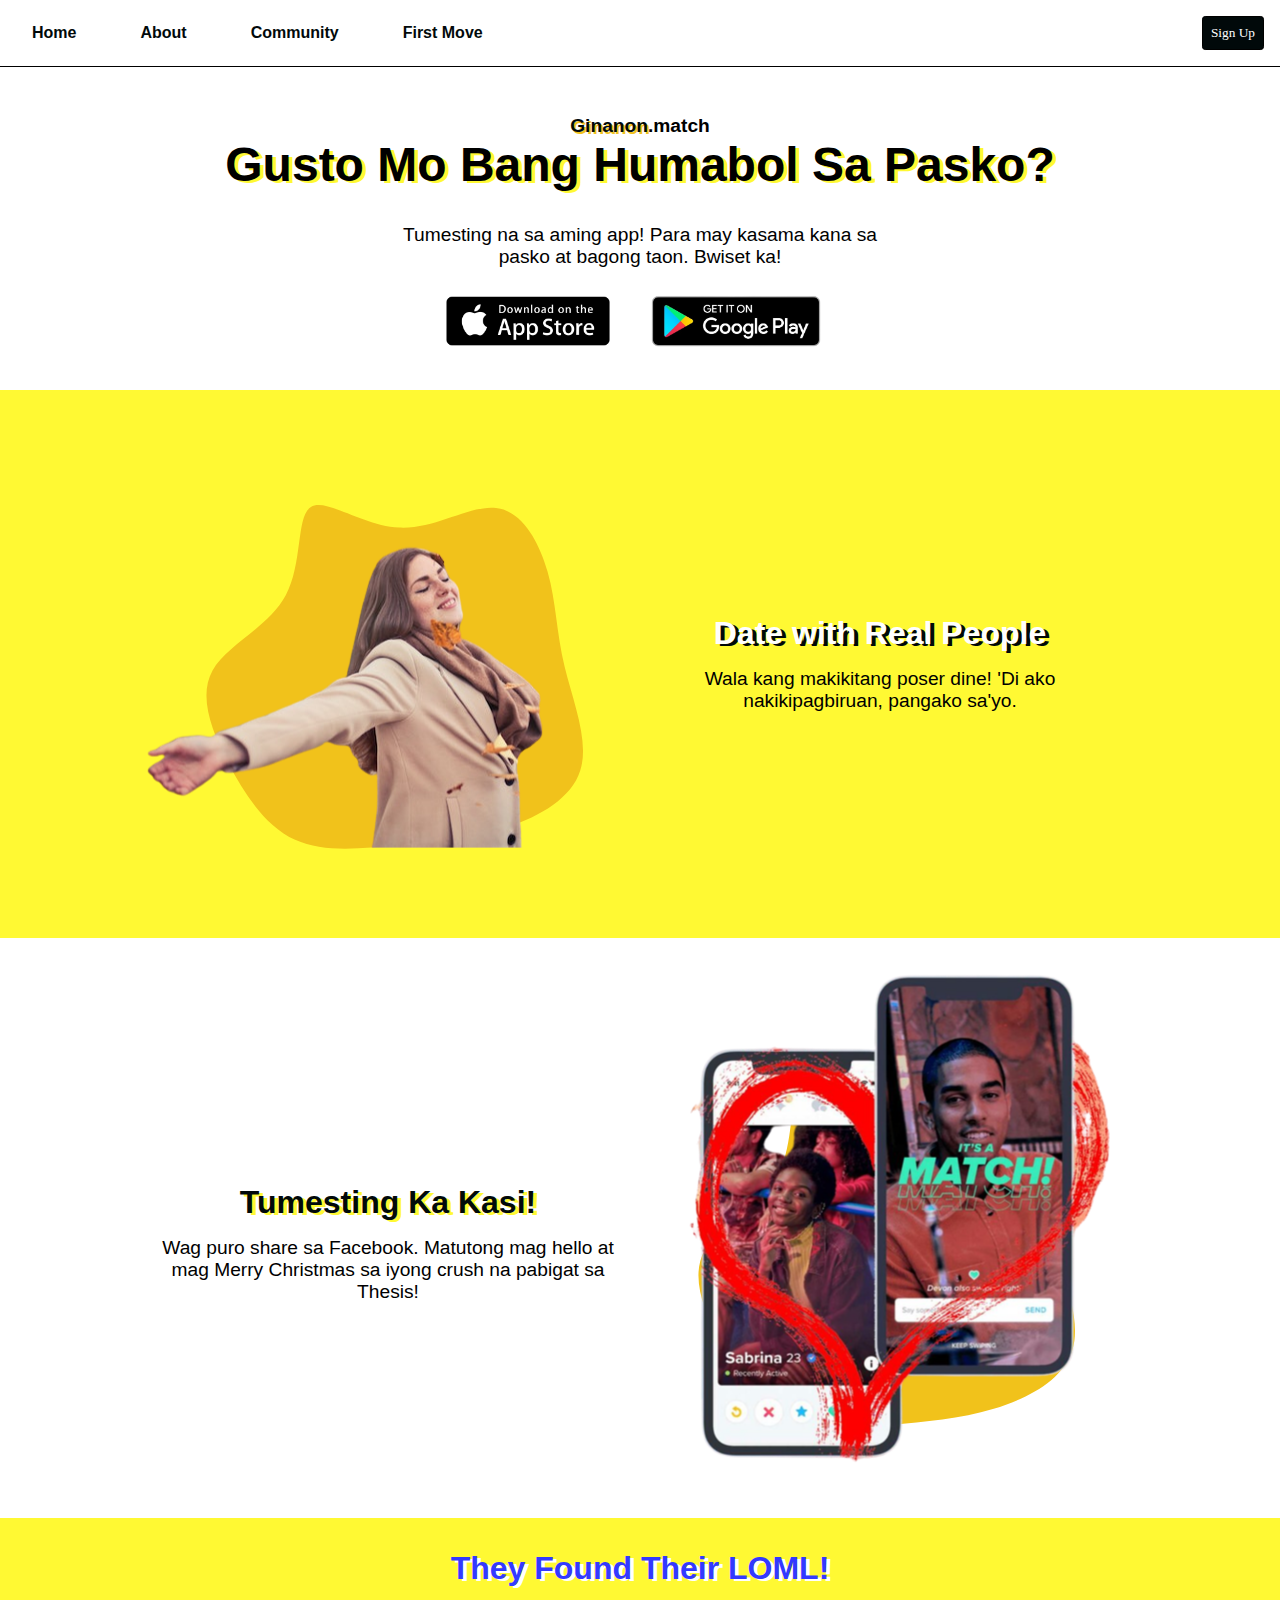
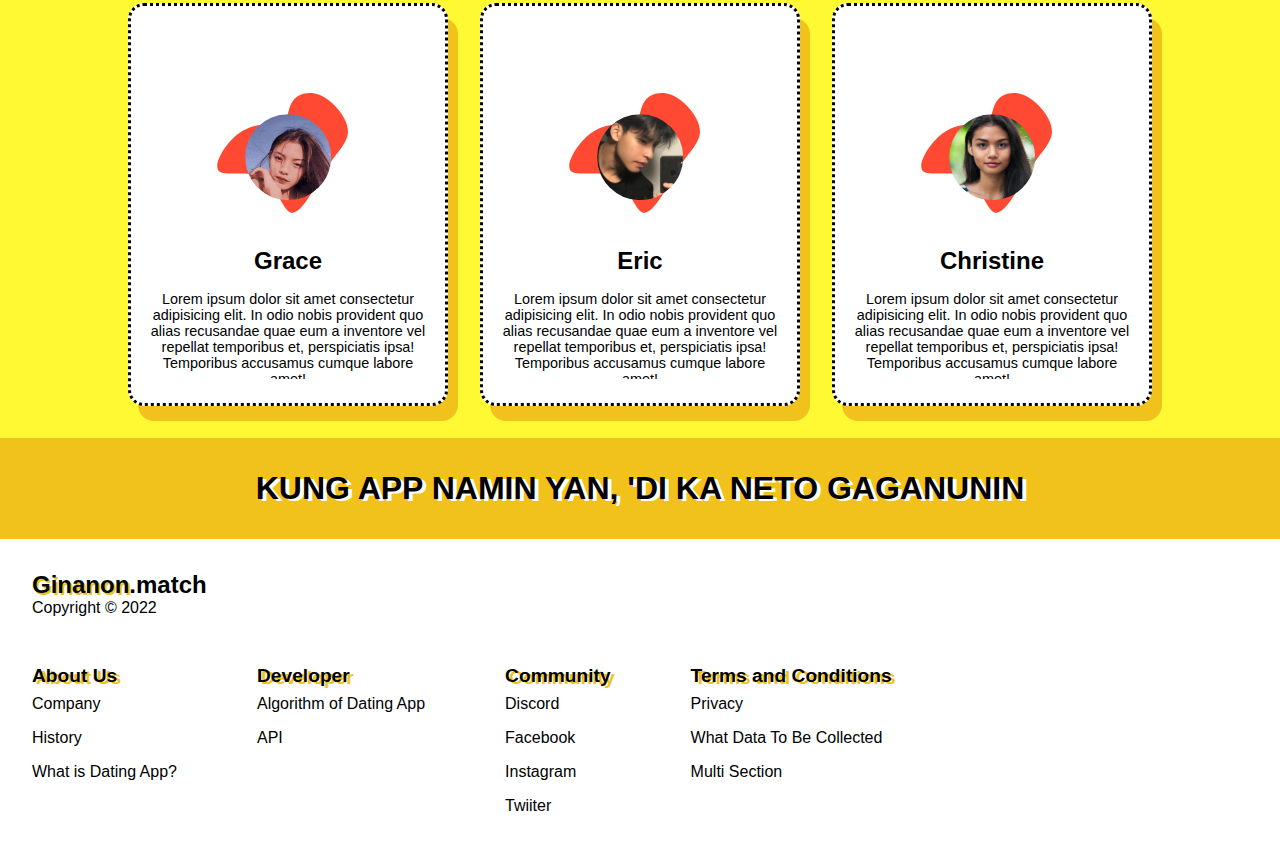
<file: Flexbox/index.html>
<!DOCTYPE html>
<html lang="en">
<head>
    <meta charset="UTF-8">
    <meta http-equiv="X-UA-Compatible" content="IE=edge">
    <meta name="viewport" content="width=device-width, initial-scale=1.0">
    <link rel="stylesheet" href="./index.css">
    <title>Flexbox Practice</title>
</head>
<body>
    <nav>
        <ul id="nav-desktop">
            <li>Home</li>
            <li>About</li>
            <li>Community</li>
            <li>First Move</li>
        </ul>

        <ul id="hamburger-icon">
            <li></li>
            <li></li>
            <li></li>
        </ul>

        <button id="btn-sign-up">Sign Up</button>
    </nav>
    <main>
        <div id="banner">
            <p class="site-name"><span>Ginanon</span>.match</p>
            <h1 id="page-title">Gusto Mo Bang Humabol Sa Pasko?</h1>
            <p>Tumesting na sa aming app! Para may kasama kana sa pasko at bagong taon. Bwiset ka!</p>
            <section id="section-download-buttons">
                <a href="">
                    <img src="./Images/apple store.png" alt="">
                </a>
                <a href="">
                    <img src="./Images/google store.png" alt="">
                </a>
            </section>
        </div>
        
        <div class="container">

            <div class="info-section info-1">

                <section class="image-section">
                    <span>
                        <svg viewBox="0 0 200 200" xmlns="http://www.w3.org/2000/svg">
                            <path fill="#F1C21B"
                                d="M40,-64.2C50.8,-63,57.9,-50.3,61.5,-37.6C65.1,-25,65.1,-12.5,68.6,2C72.1,16.5,79,33.1,75.1,45.2C71.3,57.4,56.7,65.2,42.4,69.5C28.1,73.9,14,74.8,-0.8,76.3C-15.7,77.7,-31.4,79.7,-43.7,74.1C-55.9,68.6,-64.6,55.5,-71.7,41.8C-78.7,28.2,-84,14.1,-78.1,3.5C-72.1,-7.2,-54.8,-14.4,-47.6,-27.8C-40.4,-41.2,-43.4,-60.7,-37.1,-64.6C-30.9,-68.5,-15.4,-56.7,-0.4,-56C14.6,-55.2,29.1,-65.5,40,-64.2Z"
                                transform="translate(100 100)" />
                        </svg>
                        <img id="img-one" src="./Images/Girl With Leaves.png" alt="">
                    </span>
                    
                </section>

                <section class="info-section-banner">
                    <h2>Date with Real People</h2>
                    <p>Wala kang makikitang poser dine! 'Di ako nakikipagbiruan, pangako sa'yo.</p>
                </section>
            </div>

            <div class="info-section info-2">

                <section class="image-section">
                    <span>
                        <svg viewBox="0 0 200 200" xmlns="http://www.w3.org/2000/svg">
                            <path fill="#F1C21B"
                                d="M40,-64.2C50.8,-63,57.9,-50.3,61.5,-37.6C65.1,-25,65.1,-12.5,68.6,2C72.1,16.5,79,33.1,75.1,45.2C71.3,57.4,56.7,65.2,42.4,69.5C28.1,73.9,14,74.8,-0.8,76.3C-15.7,77.7,-31.4,79.7,-43.7,74.1C-55.9,68.6,-64.6,55.5,-71.7,41.8C-78.7,28.2,-84,14.1,-78.1,3.5C-72.1,-7.2,-54.8,-14.4,-47.6,-27.8C-40.4,-41.2,-43.4,-60.7,-37.1,-64.6C-30.9,-68.5,-15.4,-56.7,-0.4,-56C14.6,-55.2,29.1,-65.5,40,-64.2Z"
                                transform="translate(100 100)" />
                        </svg>
                        <img id="img-one" src="./Images/Tinder Match.png" alt="">
                    </span>
                
                </section>

                <section class="info-section-banner">
                    <h2>Tumesting Ka Kasi!</h2>
                    <p>Wag puro share sa Facebook. Matutong mag hello at mag Merry Christmas sa iyong crush na pabigat sa Thesis!</p>
                </section>
            </div>

            <div class="info-section info-3">
                <div class="banner">
                    <h1>They Found Their <span>LOML!</span></h1>
                </div>
                <div class="testimonies">
                    <section class="testimony">
                        <div class="image">
                            <svg viewBox="0 0 200 200" xmlns="http://www.w3.org/2000/svg">
                                <path fill="#FF4933"
                                    d="M23,-36.8C30.4,-35.6,37.5,-30.6,43.4,-23.9C49.4,-17.1,54.2,-8.6,53.2,-0.6C52.1,7.3,45.1,14.6,39.5,22.1C34,29.5,29.9,37.1,23.5,47.7C17.2,58.3,8.6,71.9,1.9,68.6C-4.9,65.4,-9.8,45.4,-22.1,38.3C-34.4,31.1,-54.1,36.9,-60.3,32.7C-66.5,28.4,-59.1,14.2,-50.5,5C-41.8,-4.2,-31.8,-8.4,-23.2,-8.6C-14.7,-8.7,-7.7,-4.9,-4.1,-8.4C-0.4,-11.8,-0.2,-22.5,3.8,-29.1C7.8,-35.6,15.6,-38.1,23,-36.8Z"
                                    transform="translate(100 100)" />
                            </svg>
                            <img src="./Images/Girl 1.jpg" alt="">
                        </div>
                        <h2>Grace</h2>
                        <p>Lorem ipsum dolor sit amet consectetur adipisicing elit. In odio nobis provident quo alias recusandae quae eum a inventore vel repellat temporibus et, perspiciatis ipsa! Temporibus accusamus cumque labore amet!</p>
                    </section>

                    <section class="testimony">
                        <div class="image">
                            <svg viewBox="0 0 200 200" xmlns="http://www.w3.org/2000/svg">
                                <path fill="#FF4933"
                                    d="M23,-36.8C30.4,-35.6,37.5,-30.6,43.4,-23.9C49.4,-17.1,54.2,-8.6,53.2,-0.6C52.1,7.3,45.1,14.6,39.5,22.1C34,29.5,29.9,37.1,23.5,47.7C17.2,58.3,8.6,71.9,1.9,68.6C-4.9,65.4,-9.8,45.4,-22.1,38.3C-34.4,31.1,-54.1,36.9,-60.3,32.7C-66.5,28.4,-59.1,14.2,-50.5,5C-41.8,-4.2,-31.8,-8.4,-23.2,-8.6C-14.7,-8.7,-7.7,-4.9,-4.1,-8.4C-0.4,-11.8,-0.2,-22.5,3.8,-29.1C7.8,-35.6,15.6,-38.1,23,-36.8Z"
                                    transform="translate(100 100)" />
                            </svg>
                            <img src="./Images/boy 2.jpg" alt="">
                        </div>
                        <h2>Eric</h2>
                        <p>Lorem ipsum dolor sit amet consectetur adipisicing elit. In odio nobis provident quo alias recusandae quae eum a
                            inventore vel repellat temporibus et, perspiciatis ipsa! Temporibus accusamus cumque labore amet!</p>
                    </section>

                    <section class="testimony">
                        <div class="image">
                            <svg viewBox="0 0 200 200" xmlns="http://www.w3.org/2000/svg">
                                <path fill="#FF4933"
                                    d="M23,-36.8C30.4,-35.6,37.5,-30.6,43.4,-23.9C49.4,-17.1,54.2,-8.6,53.2,-0.6C52.1,7.3,45.1,14.6,39.5,22.1C34,29.5,29.9,37.1,23.5,47.7C17.2,58.3,8.6,71.9,1.9,68.6C-4.9,65.4,-9.8,45.4,-22.1,38.3C-34.4,31.1,-54.1,36.9,-60.3,32.7C-66.5,28.4,-59.1,14.2,-50.5,5C-41.8,-4.2,-31.8,-8.4,-23.2,-8.6C-14.7,-8.7,-7.7,-4.9,-4.1,-8.4C-0.4,-11.8,-0.2,-22.5,3.8,-29.1C7.8,-35.6,15.6,-38.1,23,-36.8Z"
                                    transform="translate(100 100)" />
                            </svg>
                            <img src="./Images/Girl 3.jpg" alt="">
                        </div>
                        <h2>Christine</h2>
                        <p>Lorem ipsum dolor sit amet consectetur adipisicing elit. In odio nobis provident quo alias recusandae quae eum a
                            inventore vel repellat temporibus et, perspiciatis ipsa! Temporibus accusamus cumque labore amet!</p>
                    </section>
                </div>
            </div>

            <div class="last-section">
                <div class="banner">
                    <h2>Kung app namin yan, 'di ka neto gaganunin</h2>
                </div>
            </div>
        </div>
    </main>

    <footer>
        <div>
            <p class="site-name"><span>Ginanon</span>.match</p>
            <p id="copyright">Copyright &copy; 2022</p>
        </div>
        
        <div class="sub-headings">
            <section>
                <h3>About Us</h3>
                <div class="sub-options">
                    <small>Company</small>
                    <small>History</small>
                    <small>What is Dating App?</small>
                </div>
            </section>
            
            <section>
                <h3>Developer</h3>
                <div class="sub-options">
                    <small>Algorithm of Dating App</small>
                    <small>API</small>
                </div>
            </section>

            <section>
                <h3>Community</h3>
                <div class="sub-options">
                    <small>Discord</small>
                    <small>Facebook</small>
                    <small>Instagram</small>
                    <small>Twiiter</small>
                </div>
            </section>

            <section>
                <h3>Terms and Conditions</h3>
                <div class="sub-options">
                    <small>Privacy</small>
                    <small>What Data To Be Collected</small>
                    <small>Multi Section</small>
                </div>
            </section>
        </div>
    </footer>
</body>
</html>
</file>
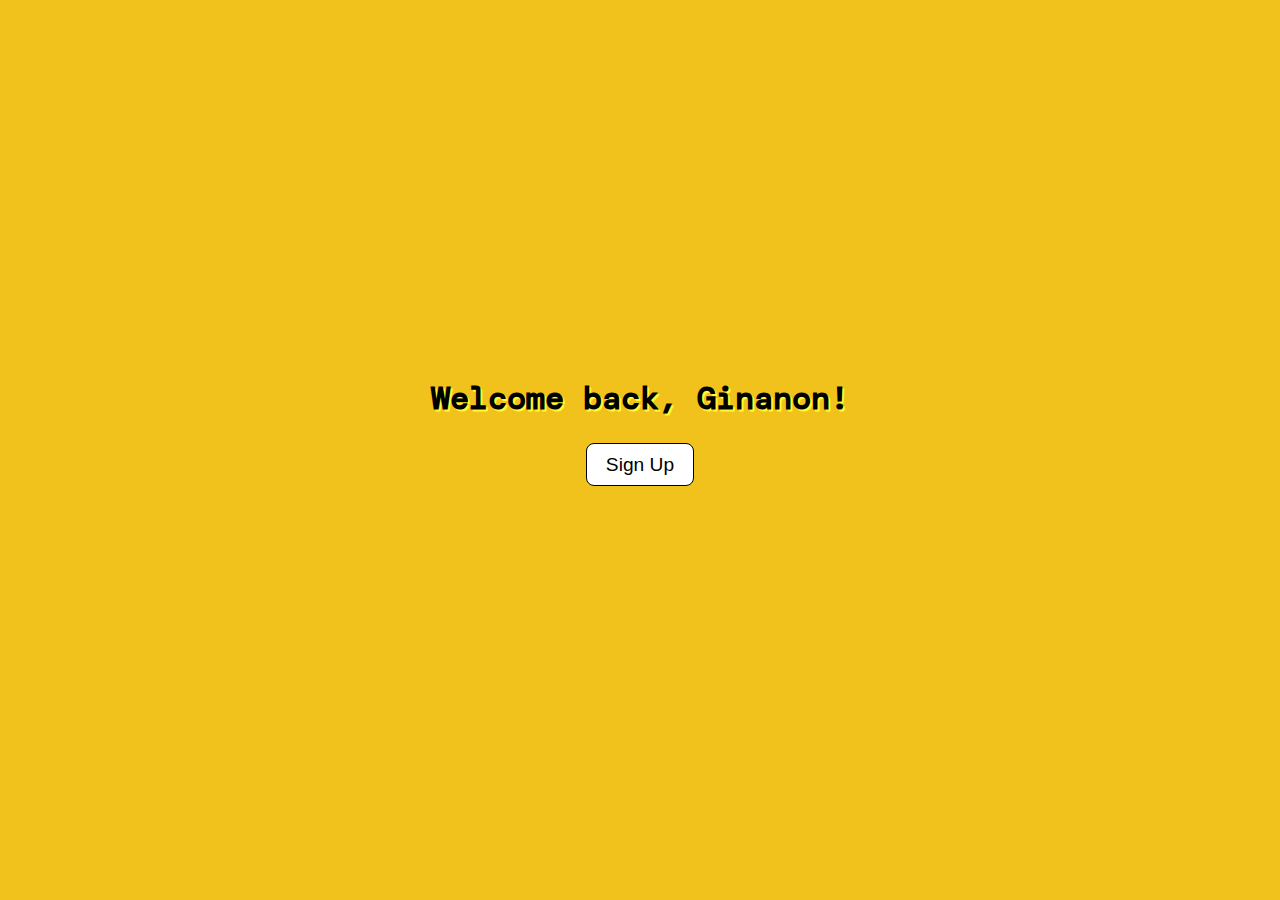
<file: Modal/index.html>
<!DOCTYPE html>
<html lang="en">
<head>
    <meta charset="UTF-8">
    <meta http-equiv="X-UA-Compatible" content="IE=edge">
    <meta name="viewport" content="width=device-width, initial-scale=1.0">
    <link rel="stylesheet" href="./CSS/index.css">
    <link rel="stylesheet" href="./CSS/input-section.css">
    <title>Login Page</title>
</head>
<body>
    <main>
        <h1>Welcome back, Ginanon!</h1>
        
        <label id="open-btn" for="checkbox1">Sign Up</label>
        <input type="checkbox" name="checkbox1" id="checkbox1">
        <div tabindex="2" id="modal-bg">
        
            <form class="modal" id="modal">
                <h2>Ginanon.match</h2>
                <div class="form-util">
                    <section class="form-input">
                        <input class="input-field" placeholder="" type="email" name="username" id="username" required
                            pattern="\w+(@gmail.com|@yahoo.com)">
                        <label for="username">Email</label>
                    </section>
                    <small>*Email is incorrect. Valid email is youremail@gmail.com or youremail@yahoo.com</small>
                </div>
                <div class="form-util">
                    <section class="form-input">
                        <input required minlength="8" class="input-field" placeholder="" type="password" name="password" id="password" pattern="[\w+]{8,}">
                        <label for="password">Password</label>
                    </section>
                    <small>Password must have atleast 8 characters long.</small>
                </div>
               
                <input id="btn-login" type="submit" value="Sign Up">
                <!-- <button id="btn-login">Login</button> -->

                <section class="other-links">
                    <p>Already have an account? <a href="">Log In</a></p>
                    <a href="">About Ginanon.match</a>
                </section>
            </form>

            <div class="registered-success">
                <h2>You're successfully registered!</h2>
            </div>
        </div>
    </main>

    <script defer src="./Javascript/index.js"></script>
</body>
</html>
</file>
<file: Flexbox/index.css>
:root {
    --white: #ffffff;
    --text-color: #01090A;
    --btn-main-color: #01090A;
    --btn-main-hover: #01050A;
    --yellow: #FFF933;
    --yellow-shade-1: #F1C21B;
    --yellow-shade-2: #b89824;
    --yellow-comp: #3339FF;
}

* {
    margin: 0;
    padding: 0;
    box-sizing: border-box;
}

body {
    overflow-x: hidden;
}
/* Navbar style */
nav {
    display: flex;
    width: 100%;
    padding: 1rem;
    align-items: center;

    background: var(--white);
    border-bottom: 1px solid;
}

/* Navbar Desktop List (Home, About, Contact Information etc.) */
nav #nav-desktop {
    list-style: none;    
    display: none;
}

nav #nav-desktop li {
    position: relative;
    margin: 0 1rem;
    font-family: Poppins, "Helvetica Neue", Helvetica, Arial;
    font-weight: 600;
    cursor: pointer;

    color: var(--text-color);
}

nav #nav-desktop li::after {
    content: "";
    position: absolute;
    display: block;
    width: 0;
    height: 3px;
    background: var(--yellow-shade-1);
    transition: all 300ms;
}

nav #nav-desktop li:hover::after {
   width: 100%;
}

.title-container {
    display: flex;
    align-items: center;
    margin-left: auto;
    gap: .2rem;
}

.title-container p {

    font-family:'Trebuchet MS', 'Lucida Sans Unicode', 'Lucida Grande', 'Lucida Sans', Arial, sans-serif;
    font-weight: bold;
}
/* Sign Up Button */
#btn-sign-up {
    font-family: Poppins, "sans-serif";
    background-color: var(--btn-main-color);
    color: var(--white);
    border: 1px solid black;
    padding: .5rem;
    border-radius: .2rem;
    margin-left: auto;
    transition: all 300ms;
}

#btn-sign-up:hover {
    background: var(--white);
    color: var(--text-color);
    cursor: pointer;
    border-radius: 0px;
    box-shadow: 5px 5px 0px var(--text-color);
    color: var(--yellow-shade-1);
    font-weight: bold;
}

.btn-read {
    font-family:Georgia, 'Times New Roman', Times, serif;
    font-size: 1rem;
    padding: .5rem;
    border: none;
    border-radius: .2rem;
    border: 1px solid black;

    align-self: flex-start;

    cursor: pointer;
}

#hamburger-icon {
    display: flex;
    flex-direction: column;
    align-items: flex-end;
    gap: .2rem;
    width: max-content;
    list-style: none;
    cursor: pointer;
}

#hamburger-icon li {

    width: 35px;
    height: 5px;
    background-color: black;
}

main {
    display: flex;
    flex-direction: column;
    align-items: center;
}

#banner {
    display: flex;
    flex-direction: column;
    align-items: center;

    margin-bottom: 1rem;
    margin-top: 2rem;
    padding: 1rem;
}

.site-name {
    font-family: Poppins, sans-serif;
    font-size: 1.5rem;
    font-weight: bold;
}

.site-name span {
    color: var(--text-color);
    text-shadow: 2px 2px 0px var(--yellow-shade-1);
}
#banner p {
    font-family: 'Franklin Gothic Medium', 'Arial Narrow', Arial, sans-serif;
    font-size: 1.2rem;
    text-align: center;
    max-width: 30rem;
}
#page-title {
    font-family: Poppins, sans-serif;
    margin-bottom: 2rem;
    position: relative;
    text-align: center;
    text-shadow: 4px 2px 0px var(--yellow);
}


#section-download-buttons {
    display: flex;
    flex-direction: column;
    align-items: center;
}

#section-download-buttons a {
    margin-bottom: -2rem;
}
#section-download-buttons a img {
    display: block;
    width: 10rem;
}
#section-download-buttons a:nth-child(2) img {
    width: 12rem;
}

.container {

    width: 100%;

    margin-top: 1rem;
    padding-bottom: 1rem;
}

.container .info-1 {
    background: var(--yellow);
    display: flex;
    flex-direction: column;
    justify-content: center;
    align-items: center;

    padding: 2rem;
}

.container .info-2 {
    display: flex;
    flex-direction: column;
    justify-content: center;
    align-items: center;
    gap: 1.5rem;
    padding: 4rem 2rem 2rem 2rem;
}

.container .info-section .image-section span {
    display: block;
    position: relative;
}

.container .info-section .image-section #img-one {
    position: absolute;
    top: 55%;
    bottom: 0;
    left: 50%;
    width: 100%;
    transform: translate(-50%, -55%);
}

.container .info-1 h2 {
    font-family: Poppins, sans-serif;
    text-align: center;
    color: var(--white);
    text-shadow: 4px 2px 0px var(--text-color);
}

.container .info-2 h2 {
    font-family: Poppins, sans-serif;
    text-align: center;
    color: var(--text-color);
    text-shadow: 4px 2px 0px var(--yellow);
}

.container .info-section p {
    font-family: Poppins, sans-serif;
    text-align: center;
    margin-top: 1rem;
}

.container .info-section span svg {
    max-width: 30rem;
    width: 100%;
}


/* TESTIMONIES */

.container .info-3 {
    display: flex;
    flex-direction: column;
    align-items: center;
    background: var(--yellow);
    padding: 2rem 2rem 2rem 2rem;
    gap: 1rem;
}

.container .info-3 .banner h1 {
    font-family: Poppins, sans-serif;
    text-align: center;
    color: var(--yellow-comp);
    text-shadow: 4px 2px 0px var(--white);
}

.testimonies {
    display: flex;
    flex-direction: column;
    gap: 2rem;
}

.testimonies .testimony {
    background: white;
    display: flex;
    flex-direction: column;
    align-items: center;
    max-width: 20rem;
    padding: 1rem 1rem 1.5rem 1rem;
    border-radius: 1rem;

    box-shadow: 10px 15px 0px var(--yellow-shade-1);
    border: 3px dotted black;
}

.testimonies h2 {
    font-family:'Lucida Sans', 'Lucida Sans Regular', 'Lucida Grande', 'Lucida Sans Unicode', Geneva, Verdana, sans-serif;
}

.testimonies p {
    font-size: .9rem;
    height: 5.5rem;
    overflow: hidden;
    text-overflow: ellipsis;
}

.testimonies .testimony .image {
   display: block;
   position: relative;
   width: max-content;
   width: 80%;
}

.testimonies .testimony .image svg {
    display: block;
    width: 100%;
    margin: 0 auto;  
}
.testimonies .testimony img {

    display: block;
    width: 38%;
    border-radius: 50%;
    position: absolute;
    top: 60%;
    left: 50%;
    transform: translate(-50%, -50%);
}

/* Last Section */
.last-section {
    background: var(--yellow-shade-1);
    padding: 2rem 1rem;
}

.last-section .banner h2 {
    position: relative;
    text-align: center;
    font-family: Poppins, sans-serif;
    font-weight: bold;
    font-size: 2rem;
    
    text-transform: uppercase;
    text-shadow: 4px 2px 0px var(--white);
    
}

@keyframes example {
    from {
        left: 100%;
    }
    to {
        left: -150%;
    }
}

footer {
    padding: 1rem 2rem 2rem 2rem;
    display: flex;
    flex-direction: column;
    gap: 3rem;
}

#copyright {
    font-weight: 500;
    font-family: Poppins, sans-serif;
}
.sub-headings {
    display: flex;
    flex-direction: column;
    gap: 1.5rem;
}

.sub-headings section h3 {
    font-family: Poppins, sans-serif;
    color: black;
    font-size: 1.2rem;
    text-shadow: 4px 2px 0px var(--yellow-shade-1);
}

.sub-options {
    display: flex;
    flex-direction: column;
    gap: 1rem;
    padding-top: .5rem;
}

.sub-options small {
    position: relative;
    font-size: 1rem;
    font-weight: 500;
    font-family: Poppins, sans-serif;
    cursor: pointer;
    display: block;
    width: max-content;
}

.sub-options small::after {
    content: "";
    position: absolute;
    display: block;
    width: 0;
    height: 3px;
    background: var(--yellow-shade-1);
    transition: all 300ms;
}

.sub-options small:hover::after {
    width: 100%;
}
@media (min-width: 768px) {

    .last-section .banner h2 {
        /* animation-name: example; */
        animation-duration: 10s;
        animation-iteration-count: infinite;
        animation-timing-function: linear;
    }
    #page-title {
        font-size: 3rem;
    }
    .container {
        flex-direction: row;
        justify-content: center
    }

    .container > * {
        flex-basis: 20rem;
    }

    nav #nav-desktop {
        display: flex;
        justify-content: flex-end;
        gap: 2rem;
    }

    #hamburger-icon {
        display: none;
    }

    #section-download-buttons {
        flex-direction: row;
    }
    #section-download-buttons a img {
        display: block;
        width: 12rem;
    }

    #section-download-buttons a:nth-child(2) img {
        width: 14rem;
    }

    .container .info-1 {
        display: flex;
        flex-direction: row;
        justify-content: center;
        align-items: center;
    }

    .container .info-2 {
        display: flex;
        flex-direction: row-reverse;
        justify-content: center;
        align-items: center;
    }

    .container .info-section .image-section #img-one {
        width: auto;
        top: 50%;
    }

    .container .info-section-banner *  {
        text-align: center;
    }

    .container .info-section-banner h2 {
        font-size: 2rem;
    }
    .container .info-section-banner p {
        font-size: 1.2rem;
        max-width: 30rem;
    }

    .container .info-section span svg {
        width: 30rem;
    }

    .testimonies {
        flex-direction: row;
        flex-wrap: wrap;
        justify-content: center;
    }

    .testimonies .testimony {
        justify-content: flex-start;
    }
}

@media (min-width: 1024px) {
    .sub-headings {
        flex-direction: row;
        flex-wrap: wrap;
        justify-content: flex-start;
        gap: 5rem;
    }
}
@media (min-width: 1366px) {
    footer {
       flex-direction: row-reverse;
       justify-content: space-around;
       gap: 5rem;
       padding: 3rem 5rem;
    }

    .sub-headings {
        flex-direction: row;
        justify-content: flex-start;
        gap: 5rem;
    }
}

@media (min-width: 1366px) {
    .info-3 .banner h1 {
        font-size: 4rem;
    }
    .testimonies {
        gap: 5rem;
    }

    .last-section {
        padding: 3rem;
    }
    .last-section .banner h2 {
        font-size: 4rem;
    }

    .container .info-1 h2, .container .info-2 h2 {
        font-size: 3rem;
    }
}
</file>
<file: Modal/CSS/index.css>
@import url("https://fonts.googleapis.com/css2?family=Josefin+Sans:ital,wght@0,200;0,300;0,400;0,500;0,600;0,700;1,100;1,200;1,300;1,400;1,500;1,600;1,700&display=swap");
@import url("https://fonts.googleapis.com/css2?family=DM+Mono:wght@500&display=swap");
* {
  margin: 0;
  padding: 0;
  box-sizing: border-box;
}

body {
  display: flex;
  flex-direction: column;
  gap: 1rem;
  justify-content: center;
  align-items: center;
  min-height: 100vh;
  height: 100%;
  overflow: hidden;
  background-color: #F1C21B;
}

main {
  display: flex;
  flex-direction: column;
  gap: 1.5rem;
  justify-content: center;
  align-items: center;
  min-height: 100vh;
  width: 100vw;
  position: relative;
}
main h1 {
  font-family: "DM Mono", monospace;
  text-align: center;
  text-shadow: 2px 2px 0px #FFF933;
}
main #open-btn {
  padding: 0.5em 1em 0.5em 1em;
  font-size: 1.2rem;
  font-family: Poppins, sans-serif;
  background-color: #ffffff;
  border: 1px solid black;
  cursor: pointer;
  transition: all 300ms;
  border-radius: 0.5rem;
}
main #open-btn:hover {
  box-shadow: 4px 4px 0px black;
  color: #01090A;
  font-weight: 700;
}
main input[type=checkbox] {
  visibility: hidden;
}
main #modal-bg {
  position: absolute;
  width: 100%;
  height: 100vh;
  transition: all 200ms;
  display: block;
  visibility: hidden;
}
main #modal-bg .modal {
  background: white;
  position: absolute;
  left: 50%;
  bottom: -30%;
  transform: translate(-50%, 0%);
  width: 100%;
  min-height: 20rem;
  z-index: 2;
  padding: 1.5rem 1rem 1rem 1rem;
  box-shadow: 2px 2px 25px #b89824;
  border: 2px solid #F1C21B;
  display: flex;
  flex-direction: column;
  gap: 1rem;
  justify-content: flex-start;
  align-items: center;
  border-top-left-radius: 1rem;
  border-top-right-radius: 1rem;
  transition: all 200ms;
}
main #modal-bg .modal h2 {
  font-family: "Josefin Sans", sans-serif;
  font-weight: bolder;
  color: #01090A;
  text-shadow: 3px 2px 0px #F1C21B;
}
main #modal-bg .modal #btn-login {
  width: 100%;
  padding: 0.5em 1em;
  background-color: white;
  border: 1px solid black;
  font-family: Poppins, sans-serif;
  cursor: pointer;
  transition: all 300ms;
}
main #modal-bg .modal #btn-login:hover {
  box-shadow: 4px 4px 0px black;
  color: #01090A;
  font-weight: 700;
}
main #modal-bg .modal .other-links {
  display: flex;
  flex-direction: column;
  gap: 0.5rem;
  justify-content: center;
  align-items: center;
}
main #modal-bg .modal .other-links p {
  font-family: Poppins, sans-serif;
  font-size: 0.8rem;
}
main #modal-bg .modal .other-links a {
  font-family: Poppins, sans-serif;
  font-size: 0.8rem;
  color: #b89824;
  text-decoration: none;
}
main #modal-bg .modal .other-links a:hover {
  color: #d8af1a;
  font-weight: bold;
}
main #modal-bg .modal:focus #modal-bg {
  background-color: red;
  visibility: visible;
}
main #modal-bg .registered-success {
  position: absolute;
  background-color: white;
  max-width: 20rem;
  top: -5%;
  left: 50%;
  text-align: center;
  padding: 1em 0.5em;
  border-radius: 0.5rem;
  transform: translateX(-50%);
  box-shadow: 2px 2px 25px #b89824;
  visibility: hidden;
  transition: all 200ms;
}
main #modal-bg .registered-success h2 {
  font-size: 1.2rem;
  font-family: Poppins, sans-serif;
  text-shadow: 2px 1px 0px #d8af1a;
}
main #modal-bg .registered-success-show {
  visibility: visible;
  top: 5%;
}
main #modal-bg::after {
  content: "";
  position: absolute;
  display: block;
  width: 100%;
  height: 100%;
  background: black;
  opacity: 0.1;
  z-index: 1;
}

#checkbox1:checked + #modal-bg {
  visibility: visible;
}

#checkbox1:checked + #modal-bg .modal {
  bottom: 0;
}

#modal-bg:focus {
  visibility: hidden;
}

@media only screen and (min-width: 768px) {
  #modal-bg .modal {
    top: 0%;
    left: 50%;
    bottom: 0;
    transform: translate(-50%, -50%);
    max-width: 20rem;
    width: 100%;
    height: max-content;
    opacity: 0;
    border-radius: 1rem;
    transition: all 200ms;
  }
  #checkbox1:checked + #modal-bg {
    visibility: visible;
  }
  #checkbox1:checked + #modal-bg {
    visibility: visible;
  }
  #checkbox1:checked + #modal-bg .modal {
    top: 50%;
    opacity: 1;
    transform: translate(-50%, -50%);
  }
}
@media only screen and (min-width: 1366px) {
  main h1 {
    font-size: 3rem;
  }
  #modal {
    min-width: 25rem;
  }
}
</file>
<file: Modal/CSS/input-section.css>
@import url("https://fonts.googleapis.com/css2?family=Josefin+Sans:ital,wght@0,200;0,300;0,400;0,500;0,600;0,700;1,100;1,200;1,300;1,400;1,500;1,600;1,700&display=swap");
@import url("https://fonts.googleapis.com/css2?family=DM+Mono:wght@500&display=swap");
.form-util {
  width: 100%;
  display: flex;
  flex-direction: column;
  gap: 0.2rem;
  justify-content: flex-start;
  align-items: flex-start;
}

.form-input {
  display: flex;
  flex-direction: column;
  gap: 0rem;
  justify-content: stretch;
  align-items: flex-start;
  position: relative;
  width: 100%;
}
.form-input label {
  position: absolute;
  top: 50%;
  left: 2%;
  transform: translateY(-50%);
  color: rgb(158, 158, 158);
  transition: all 200ms;
  font-family: Poppins, sans-serif;
}
.form-input label::after {
  content: "*";
  display: none;
}
.form-input .input-field {
  padding: 0.5rem;
  width: 100%;
  border: 1px solid #F1C21B;
  border-radius: 0.2rem;
  outline: none;
  transition: all 100ms;
}
.form-input .input-field:focus-within {
  outline: 2px solid #d8af1a;
}
.form-input .input-field:focus-within + label {
  background: white;
  color: black;
  top: 0;
  left: 1%;
  padding: 0 0.2rem;
  font-size: 0.9rem;
  font-weight: 400;
}
.form-input .input-field:not(:placeholder-shown) + label {
  background: white;
  color: black;
  top: 0;
  left: 1%;
  padding: 0 0.2rem;
  font-size: 0.9rem;
  font-weight: 400;
}
.form-input .input-field:not(:placeholder-shown) + label::after {
  display: inline-block;
  color: red;
}
.form-input .input-field:focus-within + label::after {
  display: inline-block;
  color: red;
}
.form-input .on-blur {
  outline: 2px solid red;
}
.form-input .input-field:valid {
  outline: 2px solid green;
}

.form-input ~ small {
  text-align: left;
  align-self: flex-start;
  font-family: sans-serif;
  padding: 0 0.2rem;
  color: rgb(185, 5, 5);
  display: none;
}
</file>
